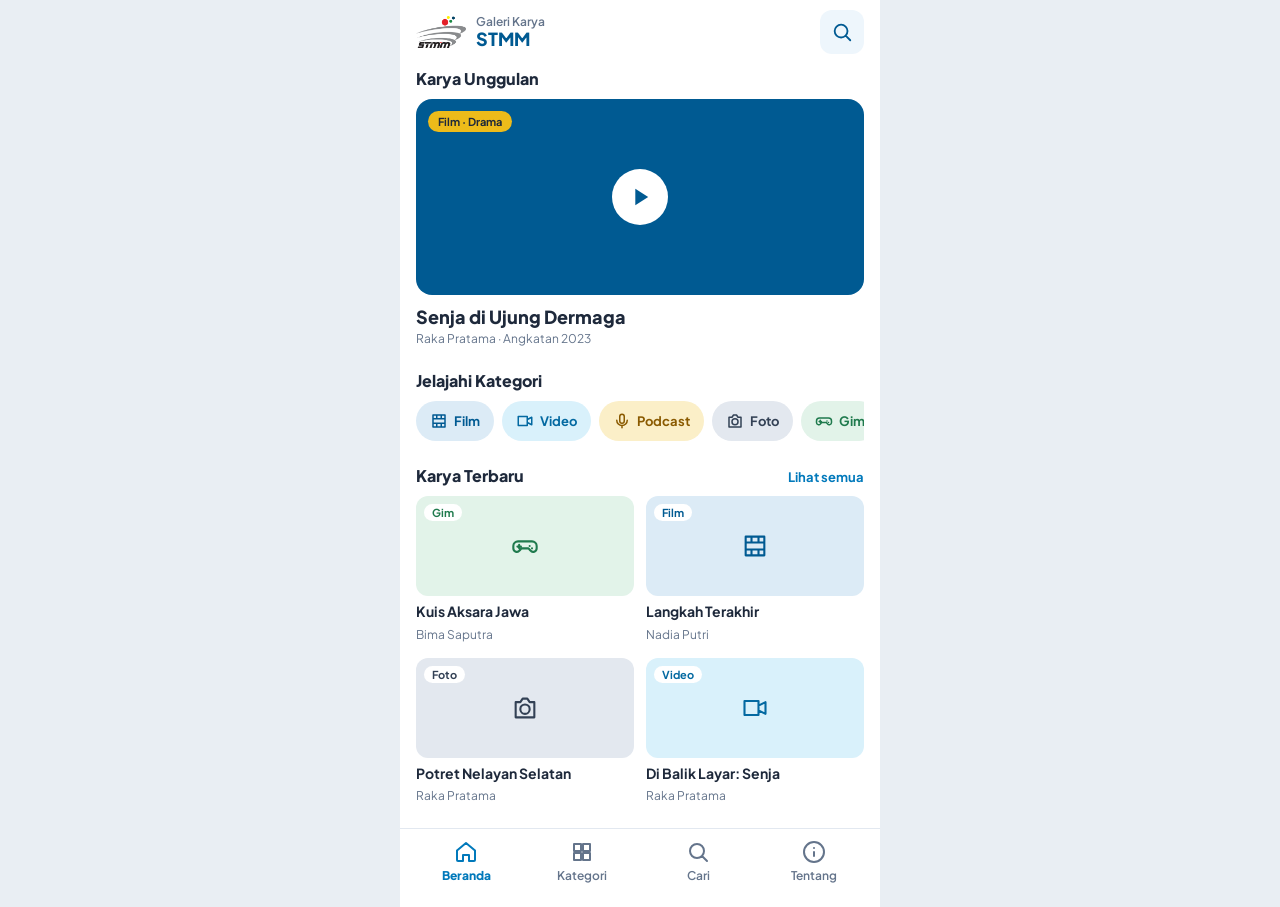
<file: index.html>
<!doctype html>
<html lang="id">
<head>
  <meta charset="utf-8">
  <meta name="viewport" content="width=device-width, initial-scale=1">
  <meta name="theme-color" content="#0179BB">
  <title>Galeri Karya STMM</title>
  <link rel="preconnect" href="https://fonts.googleapis.com">
  <link rel="stylesheet" href="https://fonts.googleapis.com/css2?family=Plus+Jakarta+Sans:wght@400;500;600;700;800&display=swap">
  <link rel="stylesheet" href="css/tokens.css">
  <link rel="stylesheet" href="css/style.css">
  <link rel="stylesheet" href="css/halaman/beranda.css">
</head>
<body data-halaman="beranda">
  <div class="app">
    <!-- Tim 1 · Layar Beranda -->
    <header class="bilah-atas">
      <a class="merek" href="index.html">
        <img src="assets/logo-stmm.png" alt="Logo STMM">
        <span>
          <span class="merek__kecil">Galeri Karya</span>
          <span class="merek__besar">STMM</span>
        </span>
      </a>
      <a class="ikon-tombol ikon-tombol--lembut" href="cari.html" aria-label="Cari karya" id="tombol-cari"></a>
    </header>

    <main class="konten">
      <section class="bagian">
        <h2 class="judul-bagian">Karya Unggulan</h2>
        <div id="unggulan"></div>
      </section>

      <section class="bagian">
        <h2 class="judul-bagian">Jelajahi Kategori</h2>
        <div class="deret-chip deret-chip--geser" id="daftar-kategori"></div>
      </section>

      <section class="bagian">
        <div class="bagian__kepala">
          <h2 class="judul-bagian">Karya Terbaru</h2>
          <a class="tautan-kecil" href="kategori.html">Lihat semua</a>
        </div>
        <div class="grid-2" id="karya-terbaru"></div>
      </section>
    </main>

    <nav class="nav-bawah" id="nav-bawah" aria-label="Navigasi utama"></nav>
  </div>

  <script src="js/data.js"></script>
  <script src="js/app.js"></script>
  <script src="js/halaman/beranda.js"></script>
</body>
</html>
</file>
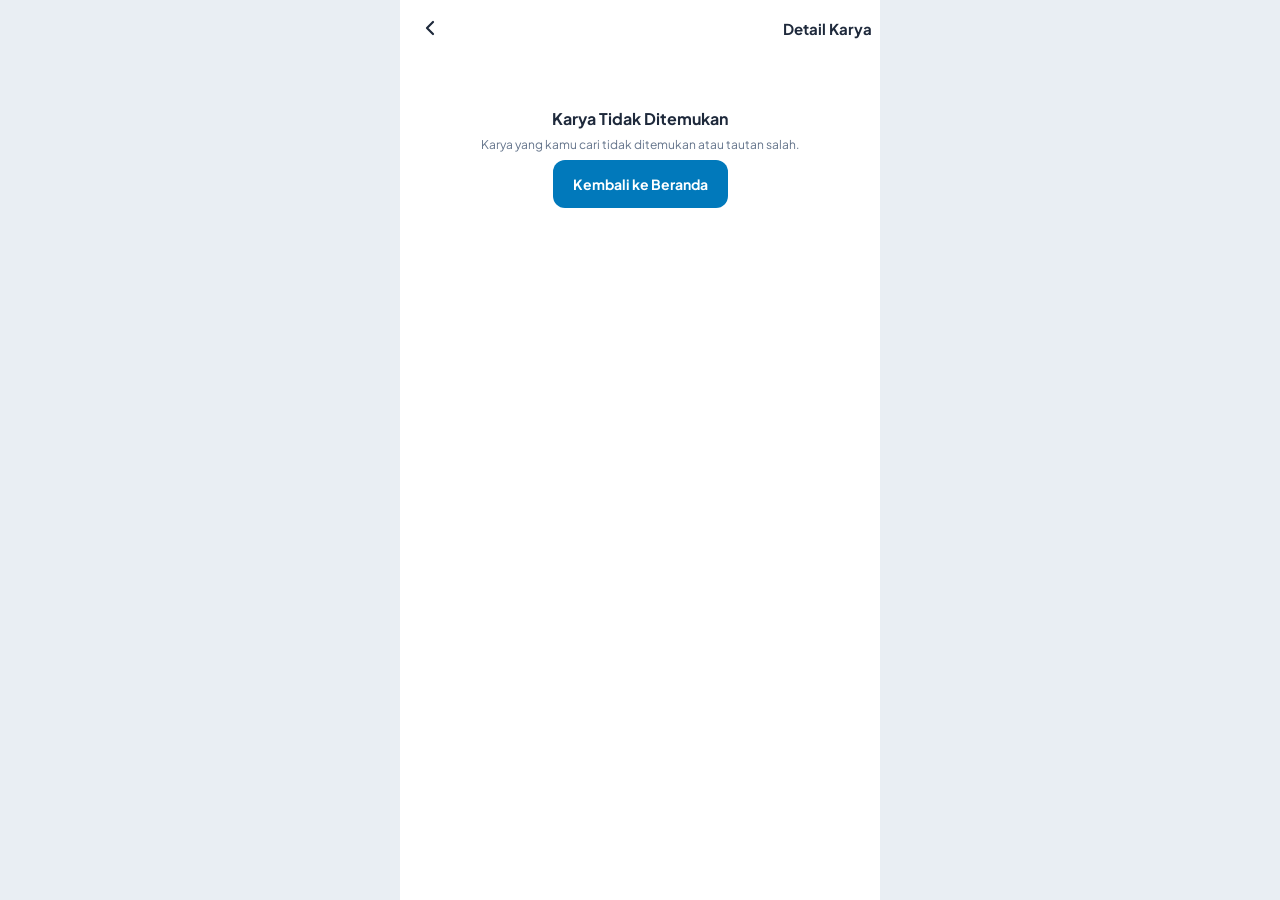
<file: detail.html>
<!doctype html>
<html lang="id">
<head>
  <meta charset="utf-8">
  <meta name="viewport" content="width=device-width, initial-scale=1">
  <meta name="theme-color" content="#0179BB">
  <title>Detail Karya · Galeri Karya STMM</title>
  <link rel="preconnect" href="https://fonts.googleapis.com">
  <link rel="stylesheet" href="https://fonts.googleapis.com/css2?family=Plus+Jakarta+Sans:wght@400;500;600;700;800&display=swap">
  <link rel="stylesheet" href="css/tokens.css">
  <link rel="stylesheet" href="css/style.css">
  <link rel="stylesheet" href="css/halaman/detail.css">
</head>
<body data-halaman="detail">
  <div class="app app--tanpa-nav">
    <!-- Bilah Atas -->
    <header class="bilah-atas bilah-atas--tengah">
      <a class="ikon-tombol" href="index.html" id="tombol-kembali" aria-label="Kembali ke Beranda"></a>
      <h1 class="bilah-atas__judul">Detail Karya</h1>
      <button class="ikon-tombol" id="tombol-bagikan-atas" aria-label="Bagikan karya" type="button"></button>
    </header>

    <!-- Konten Dinamis -->
    <main id="konten-detail"></main>
  </div>

  <script src="js/data.js"></script>
  <script src="js/app.js"></script>
  <script src="js/halaman/detail.js"></script>
</body>
</html>
</file>
<file: css/tokens.css>
/* ==========================================================
   DESIGN TOKEN — Galeri Karya STMM
   Nilai dasar dari style guide (lihat kanvas desain hi-fi).
   File BERSAMA: hanya dosen/integrator yang boleh mengubah.
   ========================================================== */

:root {
  /* Warna */
  --warna-utama: #0179BB;
  --warna-tua: #005A92;
  --warna-aksen: #EDBB1A;
  --warna-teks: #1E293B;
  --warna-teks-isi: #334155;
  --warna-redup: #64748B;
  --warna-latar: #EEF6FC;
  --warna-latar-lembut: #F4F8FB;
  --warna-garis: #E2E8F0;
  --warna-putih: #FFFFFF;
  --warna-pemutar: #0B2540;

  /* Tipografi */
  --font-utama: 'Plus Jakarta Sans', Arial, sans-serif;
  --teks-layar: 22px;   /* judul layar */
  --teks-karya: 18px;   /* judul karya unggulan */
  --teks-bagian: 16px;  /* judul bagian */
  --teks-isi: 14px;     /* teks isi */
  --teks-ket: 12px;     /* keterangan */

  /* Jarak */
  --jarak-1: 4px;
  --jarak-2: 8px;
  --jarak-3: 12px;
  --jarak-4: 16px;
  --jarak-5: 24px;
  --jarak-6: 32px;

  /* Sudut */
  --sudut-kecil: 8px;
  --sudut-sedang: 12px;
  --sudut-besar: 16px;
  --sudut-pil: 999px;

  /* Ukuran tata letak */
  --tinggi-nav: 72px;
  --lebar-maks: 480px;
}
</file>
<file: css/style.css>
/* ==========================================================
   KOMPONEN BERSAMA — dipakai semua layar.
   File BERSAMA: hanya dosen/integrator yang boleh mengubah.
   Gaya khusus satu layar ada di css/halaman/<nama-layar>.css
   ========================================================== */

* { box-sizing: border-box; }

body {
  margin: 0;
  font-family: var(--font-utama);
  font-size: var(--teks-isi);
  color: var(--warna-teks);
  background: #E9EEF3; /* terlihat hanya di layar lebar, di luar bingkai aplikasi */
}

a { color: var(--warna-utama); }
img { max-width: 100%; display: block; }
h1, h2, h3, p { margin: 0; }

/* ---------- Bingkai aplikasi ---------- */
.app {
  max-width: var(--lebar-maks);
  min-height: 100vh;
  margin: 0 auto;
  background: var(--warna-putih);
  padding-bottom: calc(var(--tinggi-nav) + var(--jarak-4));
}
.app--tanpa-nav { padding-bottom: var(--jarak-6); }

.konten {
  display: flex;
  flex-direction: column;
  gap: var(--jarak-5);
  padding: var(--jarak-1) var(--jarak-4) var(--jarak-4);
}

/* ---------- Bilah atas ---------- */
.bilah-atas {
  height: 64px;
  display: flex;
  align-items: center;
  justify-content: space-between;
  padding: 0 var(--jarak-4);
}
.bilah-atas--tengah { padding: 0 var(--jarak-2); height: 56px; }
.bilah-atas__judul { font-size: 15px; font-weight: 700; }

.merek { display: flex; align-items: center; gap: 10px; text-decoration: none; }
.merek img { width: 50px; height: 32px; object-fit: contain; }
.merek__kecil { display: block; font-size: var(--teks-ket); font-weight: 600; color: var(--warna-redup); line-height: 1.2; }
.merek__besar { display: block; font-size: var(--teks-karya); font-weight: 800; color: var(--warna-tua); line-height: 1.1; }

.judul-layar { font-size: var(--teks-layar); font-weight: 800; }

/* Tombol ikon 44x44 (ukuran sentuh minimal) */
.ikon-tombol {
  width: 44px;
  height: 44px;
  border: none;
  border-radius: var(--sudut-sedang);
  background: transparent;
  color: var(--warna-teks);
  display: inline-flex;
  align-items: center;
  justify-content: center;
  cursor: pointer;
  text-decoration: none;
}
.ikon-tombol--lembut { background: var(--warna-latar); color: var(--warna-tua); }

/* ---------- Navigasi bawah ---------- */
.nav-bawah {
  position: fixed;
  bottom: 0;
  left: 50%;
  transform: translateX(-50%);
  width: 100%;
  max-width: var(--lebar-maks);
  height: var(--tinggi-nav);
  display: flex;
  justify-content: space-around;
  align-items: center;
  padding: 0 var(--jarak-2) 6px;
  background: var(--warna-putih);
  border-top: 1px solid var(--warna-garis);
  z-index: 10;
}
.nav-bawah__item {
  min-width: 64px;
  padding: 6px 0;
  display: flex;
  flex-direction: column;
  align-items: center;
  gap: var(--jarak-1);
  font-size: var(--teks-ket);
  font-weight: 600;
  color: var(--warna-redup);
  text-decoration: none;
}
.nav-bawah__item[aria-current="page"] { color: var(--warna-utama); font-weight: 800; }

/* ---------- Bagian & judul bagian ---------- */
.bagian { display: flex; flex-direction: column; gap: 10px; }
.bagian__kepala { display: flex; justify-content: space-between; align-items: baseline; }
.judul-bagian { font-size: var(--teks-bagian); font-weight: 800; }
.tautan-kecil { font-size: 13px; font-weight: 700; text-decoration: none; }

/* ---------- Kartu karya ---------- */
.grid-2 {
  display: grid;
  grid-template-columns: repeat(2, minmax(0, 1fr));
  gap: var(--jarak-4) var(--jarak-3);
}
.kartu {
  display: flex;
  flex-direction: column;
  gap: 6px;
  color: var(--warna-teks);
  text-decoration: none;
}
.kartu__judul { font-size: var(--teks-isi); font-weight: 700; line-height: 1.3; }
.kartu__kreator { font-size: var(--teks-ket); color: var(--warna-redup); }

/* Thumbnail: warna diambil dari kategori (--kat-bg, --kat-fg) */
.thumb {
  position: relative;
  height: 100px;
  border-radius: var(--sudut-sedang);
  background: var(--kat-bg, var(--warna-latar));
  color: var(--kat-fg, var(--warna-tua));
  display: flex;
  align-items: center;
  justify-content: center;
  overflow: hidden;
}
.thumb img { width: 100%; height: 100%; object-fit: cover; }
.thumb__label {
  position: absolute;
  left: var(--jarak-2);
  top: var(--jarak-2);
  font-size: 11px;
  font-weight: 700;
  color: var(--kat-fg, var(--warna-tua));
  background: var(--warna-putih);
  padding: 2px var(--jarak-2);
  border-radius: var(--sudut-pil);
}

/* ---------- Chip ---------- */
.deret-chip { display: flex; flex-wrap: wrap; gap: var(--jarak-2); }
.chip {
  height: 36px;
  padding: 0 14px;
  border: none;
  border-radius: var(--sudut-pil);
  background: var(--warna-latar);
  color: var(--warna-tua);
  font-family: inherit;
  font-size: 13px;
  font-weight: 700;
  display: inline-flex;
  align-items: center;
  gap: 6px;
  text-decoration: none;
  cursor: pointer;
}
.chip[aria-pressed="true"] { background: var(--warna-utama); color: var(--warna-putih); }
.chip--kategori { height: 40px; background: var(--kat-bg); color: var(--kat-fg); }
.chip--garis { height: 34px; background: var(--warna-putih); border: 1px solid #CFE3F1; font-size: var(--teks-ket); }

.label {
  display: inline-block;
  font-size: 11px;
  font-weight: 700;
  padding: var(--jarak-1) 10px;
  border-radius: var(--sudut-pil);
  background: #F1F5F9;
  color: #475569;
}
.label--aksen { background: var(--warna-aksen); color: var(--warna-teks); }

/* ---------- Tombol ---------- */
.tombol {
  height: 48px;
  padding: 0 20px;
  border-radius: var(--sudut-sedang);
  font-family: inherit;
  font-size: var(--teks-isi);
  font-weight: 700;
  display: inline-flex;
  align-items: center;
  justify-content: center;
  gap: var(--jarak-2);
  text-decoration: none;
  cursor: pointer;
}
.tombol--utama { border: none; background: var(--warna-utama); color: var(--warna-putih); }
.tombol--garis { border: 1.5px solid var(--warna-utama); background: var(--warna-putih); color: var(--warna-utama); }
.tombol--penuh { flex: 1; }

/* ---------- Teks isi ---------- */
.teks-isi { font-size: var(--teks-isi); line-height: 1.55; color: var(--warna-teks-isi); }
.teks-redup { font-size: var(--teks-ket); color: var(--warna-redup); }

/* ---------- Pesan kosong / tidak ditemukan ---------- */
.pesan-kosong {
  display: flex;
  flex-direction: column;
  align-items: center;
  gap: var(--jarak-2);
  padding: 48px var(--jarak-4);
  text-align: center;
}
.pesan-kosong strong { font-size: var(--teks-bagian); }

/* ---------- Toast (pesan singkat) ---------- */
.toast {
  position: fixed;
  left: 50%;
  bottom: calc(var(--tinggi-nav) + var(--jarak-4));
  transform: translateX(-50%);
  background: var(--warna-teks);
  color: var(--warna-putih);
  font-size: 13px;
  font-weight: 600;
  padding: 10px var(--jarak-4);
  border-radius: var(--sudut-pil);
  z-index: 20;
}

/* Hanya untuk pembaca layar */
.sr-only {
  position: absolute;
  width: 1px;
  height: 1px;
  overflow: hidden;
  clip: rect(0 0 0 0);
  white-space: nowrap;
}
</file>
<file: css/halaman/beranda.css>
/* Tim 1 · Gaya khusus layar Beranda */

.unggulan {
  display: flex;
  flex-direction: column;
  gap: 10px;
  color: var(--warna-teks);
  text-decoration: none;
}
.unggulan__gambar {
  position: relative;
  height: 196px;
  border-radius: var(--sudut-besar);
  background: var(--warna-tua);
  display: flex;
  align-items: center;
  justify-content: center;
  overflow: hidden;
}
.unggulan__gambar img { width: 100%; height: 100%; object-fit: cover; }
.unggulan__gambar .label { position: absolute; left: var(--jarak-3); top: var(--jarak-3); }
.unggulan__putar {
  position: absolute;
  width: 56px;
  height: 56px;
  border-radius: var(--sudut-pil);
  background: var(--warna-putih);
  color: var(--warna-tua);
  display: flex;
  align-items: center;
  justify-content: center;
}
.unggulan__judul { font-size: var(--teks-karya); font-weight: 800; line-height: 1.3; }

/* Chip kategori bisa digeser ke samping, tidak turun baris */
.deret-chip--geser { flex-wrap: nowrap; overflow-x: auto; scrollbar-width: none; }
.deret-chip--geser .chip { flex: none; }
</file>
<file: css/halaman/detail.css>
/* Gaya khusus layar Detail Karya */

/* ---------- Pemutar Media / Video ---------- */
.pemutar-media {
  position: relative;
  width: 100%;
  height: 230px;
  background: var(--warna-pemutar, #0B2540);
  color: var(--warna-putih);
  display: flex;
  align-items: center;
  justify-content: center;
  overflow: hidden;
}

.pemutar-media__tombol {
  width: 56px;
  height: 56px;
  border-radius: var(--sudut-pil);
  background: var(--warna-putih);
  color: var(--warna-pemutar, #0B2540);
  border: none;
  display: flex;
  align-items: center;
  justify-content: center;
  cursor: pointer;
  box-shadow: 0 4px 12px rgba(0, 0, 0, 0.25);
  transition: transform 0.15s ease;
}

.pemutar-media__tombol:hover {
  transform: scale(1.05);
}

.pemutar-media__tombol:active {
  transform: scale(0.96);
}

.pemutar-media__info {
  position: absolute;
  bottom: var(--jarak-3);
  left: var(--jarak-4);
  font-size: var(--teks-ket);
  color: rgba(255, 255, 255, 0.85);
  font-weight: 500;
  pointer-events: none;
}

.pemutar-media__iframe {
  width: 100%;
  height: 100%;
  border: none;
}

/* ---------- Header Konten: Tag & Judul ---------- */
.detail-kepala {
  display: flex;
  flex-direction: column;
  gap: var(--jarak-2);
}

.detail-tag {
  display: flex;
  align-items: center;
  gap: var(--jarak-2);
  flex-wrap: wrap;
}

.tag-pill {
  display: inline-flex;
  align-items: center;
  height: 28px;
  padding: 0 12px;
  border-radius: var(--sudut-pil);
  font-size: 12px;
  font-weight: 700;
  line-height: 1;
}

.tag-pill--kategori {
  background: var(--kat-bg, var(--warna-latar));
  color: var(--kat-fg, var(--warna-tua));
}

.tag-pill--genre {
  background: #F1F5F9;
  color: #475569;
}

.detail-judul {
  font-size: var(--teks-layar);
  font-weight: 800;
  line-height: 1.25;
  color: var(--warna-teks);
}

/* ---------- Kartu Kreator ---------- */
.kartu-kreator {
  display: flex;
  align-items: center;
  gap: var(--jarak-3);
  padding: 12px var(--jarak-4);
  background: var(--warna-latar-lembut);
  border-radius: var(--sudut-besar);
}

.kartu-kreator__avatar {
  width: 44px;
  height: 44px;
  border-radius: var(--sudut-pil);
  background: var(--warna-utama);
  color: var(--warna-putih);
  display: flex;
  align-items: center;
  justify-content: center;
  font-weight: 800;
  font-size: 15px;
  flex-shrink: 0;
  letter-spacing: 0.5px;
}

.kartu-kreator__info {
  display: flex;
  flex-direction: column;
  gap: 2px;
  flex: 1;
  min-width: 0;
}

.kartu-kreator__nama {
  font-size: 15px;
  font-weight: 700;
  color: var(--warna-teks);
  line-height: 1.2;
}

.kartu-kreator__sub {
  font-size: 12px;
  color: var(--warna-redup);
  line-height: 1.3;
}

.kartu-kreator__tautan {
  font-size: 13px;
  font-weight: 700;
  color: var(--warna-utama);
  text-decoration: none;
  cursor: pointer;
  white-space: nowrap;
}

/* ---------- Grid Metadata (3 Kolom) ---------- */
.grid-meta {
  display: grid;
  grid-template-columns: repeat(3, minmax(0, 1fr));
  gap: var(--jarak-2);
}

.kartu-meta {
  display: flex;
  flex-direction: column;
  gap: 4px;
  padding: 10px var(--jarak-3);
  border: 1px solid var(--warna-garis);
  border-radius: var(--sudut-sedang);
  background: var(--warna-putih);
}

.kartu-meta__label {
  font-size: 11px;
  font-weight: 600;
  color: var(--warna-redup);
}

.kartu-meta__nilai {
  font-size: 14px;
  font-weight: 700;
  color: var(--warna-teks);
  line-height: 1.25;
  word-break: break-word;
}

/* ---------- Baris Tombol Aksi ---------- */
.baris-aksi {
  display: flex;
  gap: var(--jarak-3);
}

@media (max-width: 360px) {
  .baris-aksi {
    flex-direction: column;
  }
}
</file>
